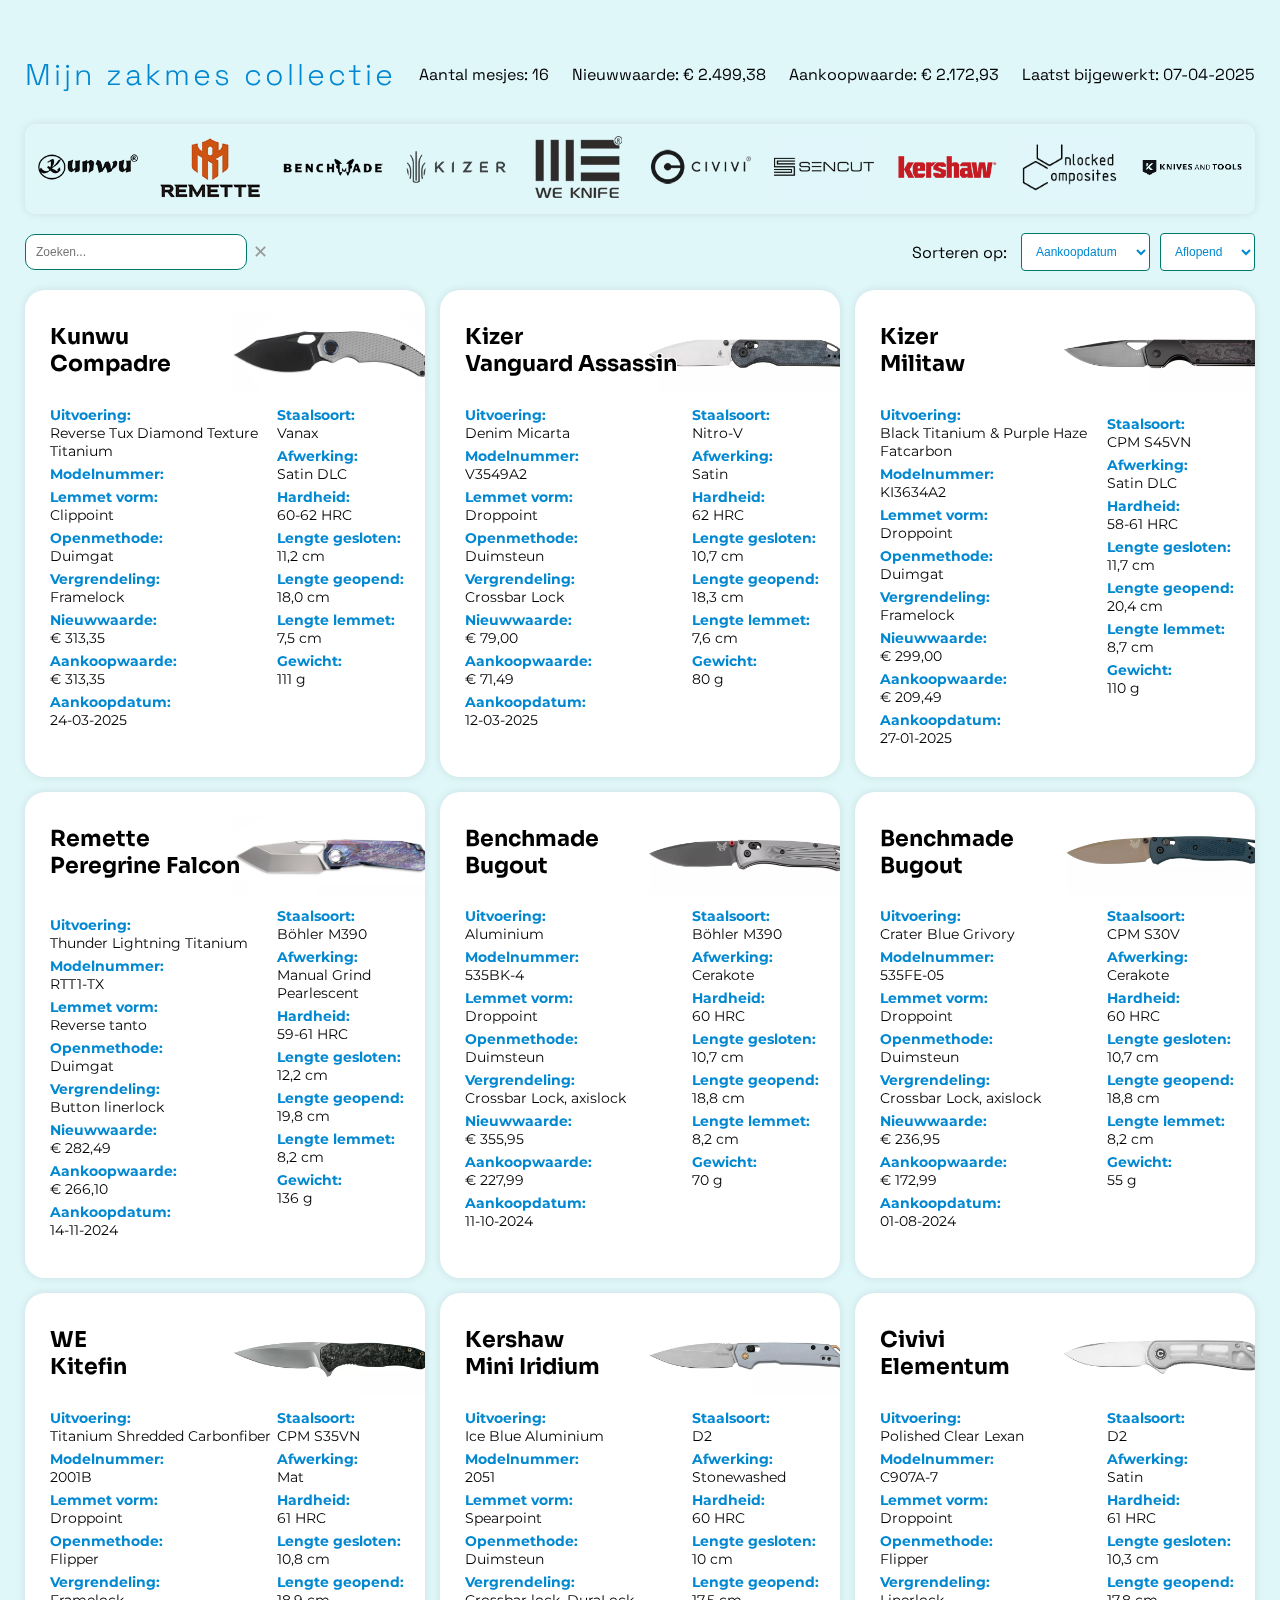
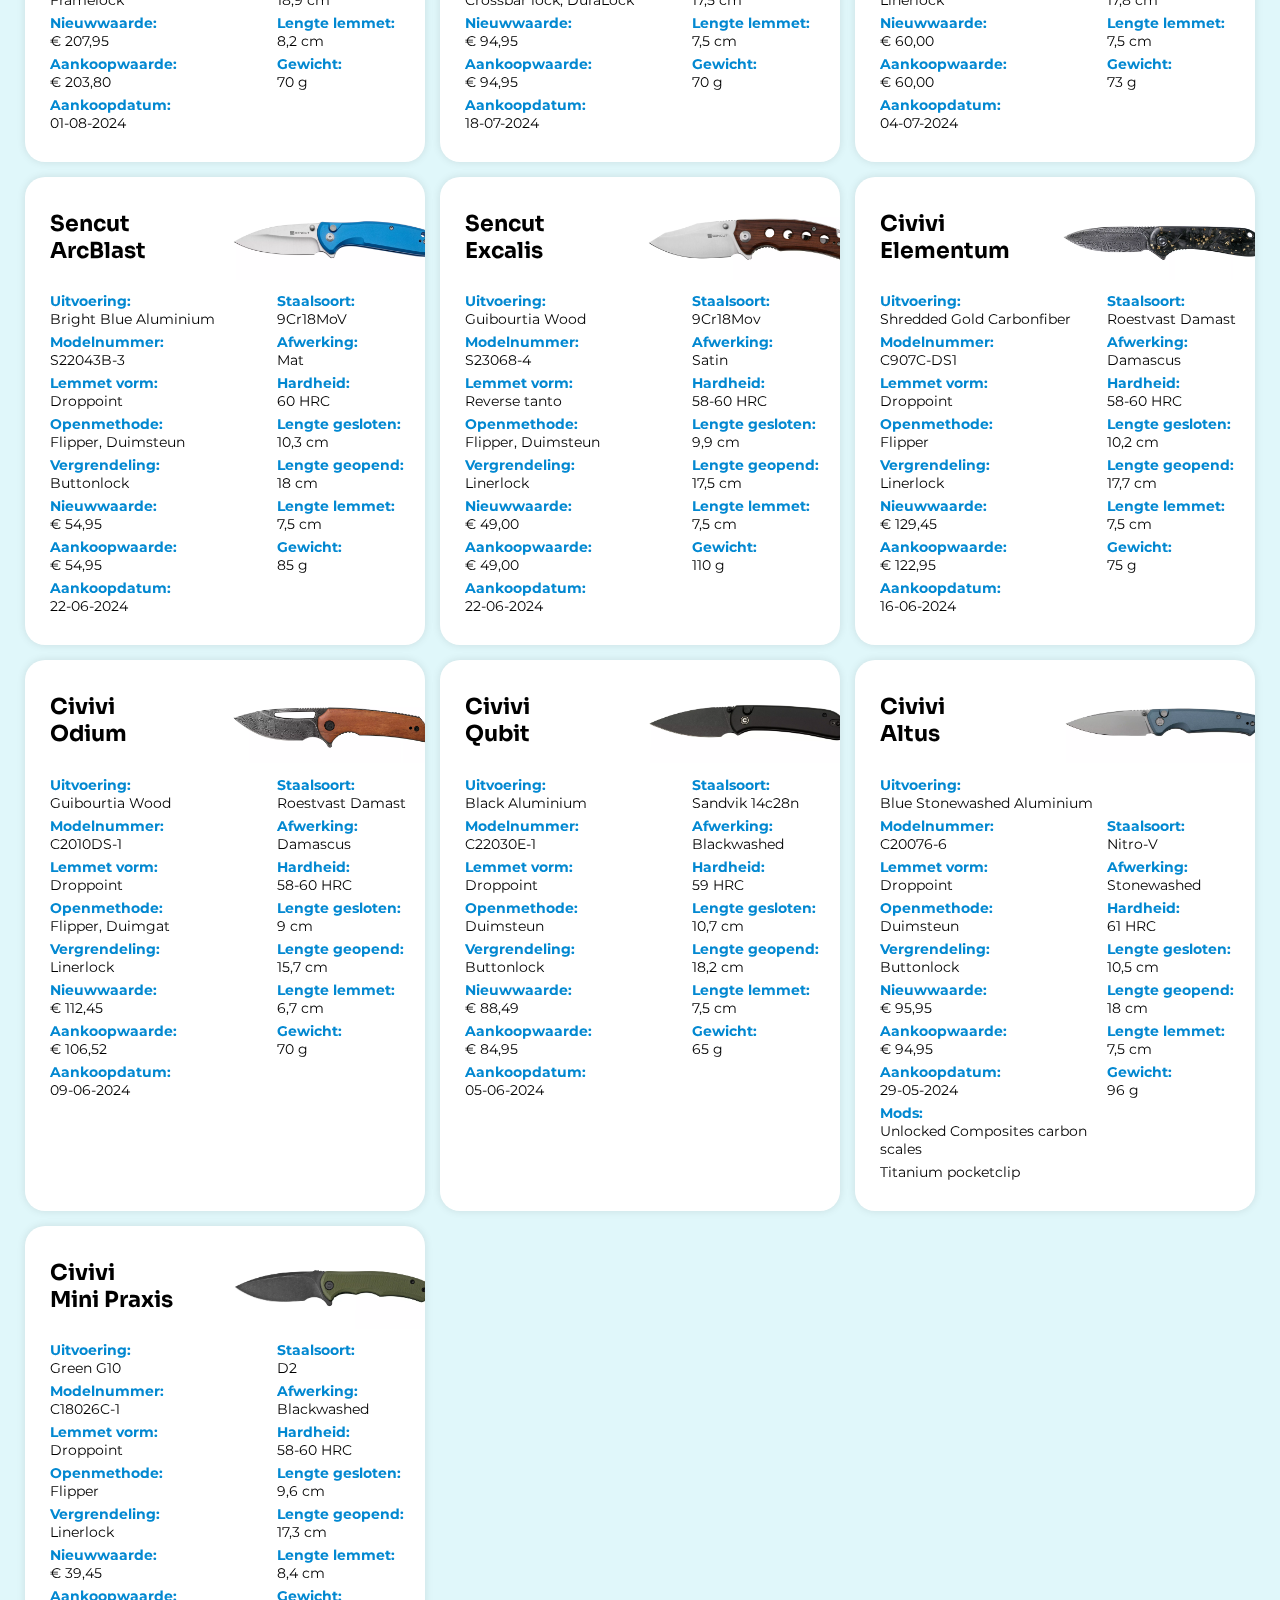
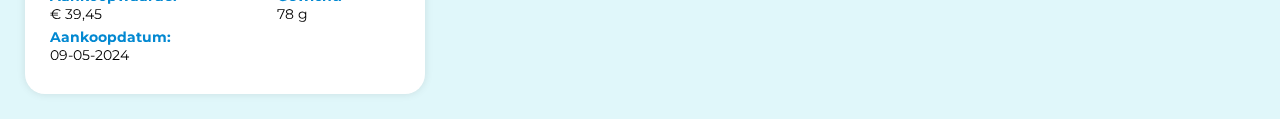
<file: index.html>
<!DOCTYPE html>
<html lang="nl">
<head>
    <meta charset="UTF-8">
    <meta name="viewport" content="width=device-width, initial-scale=1.0">
    <title>Mijn zakmes collectie</title>
    <link href="https://fonts.googleapis.com/css2?family=Montserrat:wght@400;700&family=Space+Grotesk:wght@400;700&family=Sora:wght@400;600&display=swap" rel="stylesheet">
    <link rel="stylesheet" type="text/css" href="styles.css">
    <script>
        async function loadKnives() {
            const response = await fetch('database.json');
            const text = await response.text();  // Verkrijg de inhoud als tekst
            const knives = JSON.parse(text);     // Parse de tekst als JSON
            const container = document.getElementById('knifeContainer');
            container.innerHTML = '';
            knives.forEach(knife => {
                const card = document.createElement('div');
                card.classList.add('card');
                card.innerHTML = `
                    <div class="card-content">
                        <div class="specs">
                            <div class="row">
                                <div class="topleft">
                                    <h2><span class="merk">${knife.merk}</span><br><span class="naam">${knife.naam}</span></h2>
                                </div>
                                <div class="topright">
                                    <a href="${knife.link}" class="link-image" target="_blank">
                                        <img src="${knife.afbeelding}" alt="${knife.naam}">
                                    </a>
                                </div>
                            </div>
                            <div class="row">
                                <div class="left">
                                    <div class="uitvoering"><strong>Uitvoering:</strong><br>${knife.uitvoering}</div>
                                    <div class="model"><strong>Modelnummer:</strong><br>${knife.model}</div>
                                    <div class="lemmetVorm"><strong>Lemmet vorm:</strong><br>${knife.lemmetVorm}</div>
                                    <div class="openmethode"><strong>Openmethode:</strong><br>${knife.openmethode}</div>
                                    <div class="vergrendeling"><strong>Vergrendeling:</strong><br>${knife.vergrendeling}</div>
                                    <div class="nieuwwaarde"><strong>Nieuwwaarde:</strong><br>€ ${knife.nieuwwaarde}</div>
                                    <div class="aankoopwaarde"><strong>Aankoopwaarde:</strong><br>€ ${knife.aankoopwaarde}</div>
                                    <div class="aankoopdatum"><strong>Aankoopdatum:</strong><br>${knife.aankoopdatum}</div>
                                    ${knife.mods ? `
                                        <div class="mods">
                                            <strong>Mods:</strong><br>
                                            <div>
                                                ${knife.mods.map(mod => `<div>${mod.link ? `<a href="${mod.link}" target="_blank">${mod.description}</a>` : mod.description}</div>`).join('')}
                                            </div>
                                        </div>` : ''}
                                </div>
                                <div class="right">
                                    <div class="staalsoort"><strong>Staalsoort:</strong><br>${knife.staalsoort}</div>
                                    <div class="afwerking"><strong>Afwerking:</strong><br>${knife.afwerking}</div>
                                    <div class="hardheid"><strong>Hardheid:</strong><br>${knife.hardheid} HRC</div>
                                    <div class="lengteGesloten"><strong>Lengte gesloten:</strong><br>${knife.lengteGesloten} cm</div>
                                    <div class="lengteGeopend"><strong>Lengte geopend:</strong><br>${knife.lengteGeopend} cm</div>
                                    <div class="lengteLemmet"><strong>Lengte lemmet:</strong><br>${knife.lengteLemmet} cm</div>
                                    <div class="gewicht"><strong>Gewicht:</strong><br>${knife.gewicht} g</div>
                                    <div class="empty-space"> <br> <br></div>
                                </div>
                            </div>
                        </div>
                    </div>
                `;
                container.appendChild(card);
            });
        }
        function searchKnives() {
            const query = document.getElementById('search').value.toLowerCase();
            const cards = document.querySelectorAll('.card');
            cards.forEach(card => {
                const content = card.textContent.toLowerCase();
                card.style.display = content.includes(query) ? 'block' : 'none';
            });
            updateSummary();
        }
        function clearSearch() {
            document.getElementById('search').value = '';
            searchKnives();
        }
        function sortKnives() {
            const sortBy = document.getElementById('sort').value;
            const sortOrder = document.getElementById('sortOrder').value;
            const container = document.getElementById('knifeContainer');
            const cards = Array.from(container.children);
            cards.sort((a, b) => {
                let aValue = a.querySelector(`.${sortBy}`).textContent.trim();
                let bValue = b.querySelector(`.${sortBy}`).textContent.trim();
                if (sortBy === 'aankoopdatum') {
                    // Controleer of de datum het juiste formaat heeft (dd-mm-jjjj)
                    aValue = aValue.match(/\d{2}-\d{2}-\d{4}/);
                    bValue = bValue.match(/\d{2}-\d{2}-\d{4}/);
                    if (aValue && bValue) {
                        aValue = new Date(aValue[0].split('-').reverse().join('-'));
                        bValue = new Date(bValue[0].split('-').reverse().join('-'));
                    } else {
                        aValue = new Date(0); // Foutieve datum krijgt een lage waarde
                        bValue = new Date(0);
                    }
                    return sortOrder === 'asc' ? aValue - bValue : bValue - aValue;
                } else {
                    return sortOrder === 'asc'
                        ? aValue.localeCompare(bValue, undefined, { numeric: true })
                        : bValue.localeCompare(aValue, undefined, { numeric: true });
                }
            });
            container.innerHTML = '';
            cards.forEach(card => container.appendChild(card));
            updateSummary();
        }
        function updateSummary() {
            const cards = document.querySelectorAll('.card');
            const totalKnives = cards.length;
            let totalValue = 0;
            let totalPurchaseValue = 0;
            cards.forEach(card => {
                const valueText = card.querySelector('.nieuwwaarde').textContent;
                const purchaseValueText = card.querySelector('.aankoopwaarde').textContent;
                const numericValue = parseFloat(valueText.replace(/[^\d,.-]/g, '').replace(',', '.'));
                const numericPurchaseValue = parseFloat(purchaseValueText.replace(/[^\d,.-]/g, '').replace(',', '.'));
                if (!isNaN(numericValue)) totalValue += numericValue;
                if (!isNaN(numericPurchaseValue)) totalPurchaseValue += numericPurchaseValue;
            });
            document.getElementById('totalKnives').textContent = `Aantal mesjes: ${totalKnives}`;
            document.getElementById('totalValue').textContent = `Nieuwwaarde: € ${totalValue.toLocaleString('nl-NL', { minimumFractionDigits: 2, maximumFractionDigits: 2 })}`;
            document.getElementById('totalPurchaseValue').textContent = `Aankoopwaarde: € ${totalPurchaseValue.toLocaleString('nl-NL', { minimumFractionDigits: 2, maximumFractionDigits: 2 })}`;
        }
        document.addEventListener('DOMContentLoaded', async () => {
            await loadKnives();
            document.getElementById('sort').value = 'aankoopdatum';
            document.getElementById('sortOrder').value = 'desc';
            sortKnives();
            updateSummary();
        });
    </script>
</head>
<body>
    <div class="header1"><h1>Mijn zakmes collectie</h1>
        <div id="totalKnives"></div>
        <div id="totalValue"></div>
        <div id="totalPurchaseValue"></div>
        <div>Laatst bijgewerkt: 07-04-2025</div>
    </div>
    <div class="brand-logos">
        <div class="logo-wrapper"><a href="https://kunwuknives.com" target="_blank"><img src="img/Kunwu-logo.webp" alt="Kunwu Knives" /></a></div>
        <div class="logo-wrapper"><a href="https://www.remetteknife.com" target="_blank"><img src="img/Remette-logo.webp" alt="Remette Knife" /></a></div>
        <div class="logo-wrapper"><a href="https://www.benchmade.com" target="_blank"><img src="img/Benchmade-logo.webp" alt="Benchmade" /></a></div>
        <div class="logo-wrapper"><a href="https://www.kizerknives.com" target="_blank"><img src="img/Kizer-logo.webp" alt="Kizer Knives" /></a></div>
        <div class="logo-wrapper"><a href="https://www.weknife.com" target="_blank"><img src="img/WE-logo.webp" alt="WE Knife" /></a></div>
        <div class="logo-wrapper"><a href="https://www.civivi.com" target="_blank"><img src="img/Civivi-logo.webp" alt="Civivi" /></a></div>
        <div class="logo-wrapper"><a href="https://www.sencut.com" target="_blank"><img src="img/Sencut-logo.webp" alt="Sencut" /></a></div>
        <div class="logo-wrapper"><a href="https://kershaw.kaiusa.com" target="_blank"><img src="img/Kershaw-logo.webp" alt="Kershaw" /></a></div>
        <div class="logo-wrapper"><a href="https://unlockedcomposites.com" target="_blank"><img src="img/UC-logo.webp" alt="Unlocked Composites" /></a></div>        
        <div class="logo-wrapper"><a href="https://knivesandtools.nl" target="_blank"><img src="img/KATO-logo.webp" alt="Knives and Tools" /></a></div>
    </div>
    <div class="search-sort-container">
        <div class="search-bar">
            <input type="text" id="search" onkeyup="searchKnives()" placeholder="Zoeken..."><button id="clear-btn" onclick="clearSearch()">✕</button>
        </div>
        <div class="sort-options">Sorteren op:&nbsp;
            <select id="sort" onchange="sortKnives()">
                <option value="aankoopdatum">Aankoopdatum</option>
                <option value="aankoopwaarde">Aankoopwaarde</option>
                <option value="afwerking">Afwerking</option>
                <option value="gewicht">Gewicht</option>
                <option value="hardheid">Hardheid</option>
                <option value="lemmetVorm">Lemmet vorm</option>
                <option value="lengteGesloten">Lengte gesloten</option>
                <option value="lengteGeopend">Lengte geopend</option>
                <option value="lengteLemmet">Lengte lemmet</option>
                <option value="merk">Merk</option>
                <option value="naam">Naam</option>
                <option value="nieuwwaarde">Nieuwwaarde</option>
                <option value="openmethode">Openmethode</option>
                <option value="staalsoort">Staalsoort</option>
                <option value="vergrendeling">Vergrendeling</option>
            </select>
            <select id="sortOrder" onchange="sortKnives()">
                <option value="asc">Oplopend</option>
                <option value="desc">Aflopend</option>
            </select>
        </div>
    </div>
    <div class="container" id="knifeContainer"></div>
</body>
</html>
</file>
<file: styles.css>
body {
    background-color: #e0f7fa;
    margin: 0;
    padding: 25px;
}
.container {
    display: grid;
    grid-template-columns: repeat(auto-fit, minmax(250px, 1fr));
    gap: 15px;
    width: 100%;
    box-sizing: border-box;
}
.card {
    background-color: #ffffff;
    box-shadow: 0 0 8px rgba(0, 0, 0, 0.1);
    border-radius: 20px;
    overflow: hidden;
    display: flex;
    flex-direction: column;
}
.card img {
    width: 200px !important;
    height: 80px !important;
    object-fit: scale-down;
    margin-top: 10px;
}
.card-content {
    padding: 15px;
    display: flex;
    flex-direction: column;
    flex-grow: 1;
    font-family: 'Montserrat', sans-serif;
    font-size: 14px;
}
.brand-logos {
    box-shadow: 0 0 8px rgba(0, 0, 0, 0.1);
    border-radius: 10px;
    display: flex;
    justify-content: space-evenly;
    align-items: center;
    flex-wrap: wrap;
    padding: 25px 0px 25px 0px; /* Top, Rechts, Onder, Links */
    gap: 10px;
}
.logo-wrapper {
    width: 100px;
    height: 40px;
    display: flex;
    align-items: center;
    justify-content: center;
    overflow: visible;
}
.logo-wrapper img {
    max-width: 100%;
    max-height: 100%;
    mix-blend-mode: multiply;
    transition: transform 0.3s ease;
}
.logo-wrapper img:hover {
    transform: scale(1.1);
}
.specs {
    display: flex;
    flex-direction: column;
}
.specs div {
    margin-bottom: 5px;
}
.row {
    display: flex;
    align-items: center;
}
.left, .topleft {
    width: 63%;
    margin-left: 10px;
}
.right {
    width: 37%;
}
.topright {
    width: 100px;
    height: 75px;
    display: flex;
    align-items: center;
    justify-content: center;
}
.search-sort-container, .header1 {
    display: flex;
    justify-content: space-between;
    align-items: center;
    font-family: 'Space Grotesk', sans-serif;
    padding: 10px 0px 10px 0px; 
}
.search-bar {
    padding: 10px 0px 10px 0px;
    display: flex;
    flex: 1;
}
.search-bar input {
    padding: 10px;
    border: 1px solid #00796b;
    border-radius: 10px;
    font-size: 12px;
    transition: all 0.4s ease;
/*     width: calc(400px - 120px); */
    width: 200px;
}
.sort-options {
    display: flex;
    align-items: center;
    gap: 10px;
    flex-shrink: 0;
}
.sort-options select {
    padding: 10px;
    border: 1px solid #00796b;
    border-radius: 4px;
    font-size: 12px;
    transition: all 0.4s ease;
    background-color: #ffffff;
    color: #0288d1;
}
.sort-options select:hover {
    border-color: #004d40;
    background-color: #e0f2f1;
}
.sort-options select:focus {
    outline: none;
    box-shadow: 0 0 5px rgba(0, 121, 107, 0.5);
}
h1 {
    color: #0288d1;
    text-align: center;
    font-size: 30px;
    letter-spacing: 3px;
    font-weight: 200; 
}
h2 {
    position: relative;
    z-index: 2;
    font-family: 'Sora', sans-serif;
    font-size: 22px;
    color: black;
    text-shadow:
        -1px -1px 0 white,
        1px -1px 0 white,
        -1px  1px 0 white,
        1px  1px 0 white;
}
a {
    text-decoration: none;
    color: inherit;
}
a:hover {
    color: #0288d1;
}
strong {
    color: #0288d1;
}
.link-image {
    position: relative;
    display: inline-block;
    cursor: pointer;
    transition: transform 0.4s ease;
    background-color: transparent;
    mix-blend-mode: multiply;
    transform-origin: right top;
}
.link-image:hover {
    transform: scale(1.9) translateY(-25px) translateX(0px);
}
button {
    background: transparent;
    border: none;
    font-size: 18px;
    cursor: pointer;
    color: #999;
    transition: color 0.4s ease;
}
button:hover {
    color: #333;
}
@media (min-width: 1680px) {
    .container {
        grid-template-columns: repeat(4, 1fr); /* Vier kaarten per rij op grote schermen */
    }
}
@media (min-width: 1280px) and (max-width: 1679px) {
    .container {
        grid-template-columns: repeat(3, 1fr); /* Drie kaarten per rij op middelgrote schermen */
    }
}
@media (min-width: 768px) and (max-width: 1279px) {
    .container {
        grid-template-columns: repeat(2, 1fr); /* Twee kaarten per rij op tablets */
    }
    .header1 {
        flex-direction: column; /* Zet de elementen onder elkaar op kleinere schermen */
        align-items: flex-start;
    }
    .brand-logos{
        padding: 10px 0px 10px 0px;
    }
    .logo-wrapper {
        width: 75px;
    }
}
@media (max-width: 767px) {
    .container {
        grid-template-columns: 1fr; /* Eén kaart per rij op mobiele apparaten */
    }
    .card-content {
        font-size: 12px; /* Verkleint de tekstgrootte van de header op mobiele apparaten */
    }
    h1 {
        font-size: 24px; /* Verkleint de tekstgrootte van de header op mobiele apparaten */
    }
    h2 {
        font-size: 18px; /* Verkleint de tekstgrootte van de header op mobiele apparaten */
    }
    .search-sort-container, .header1 {
        display: flex;
        flex-direction: column; /* Zet de elementen onder elkaar op kleinere schermen */
        align-items: stretch;
    }
    .sort-options {
        display: flex;
        justify-content: center; /* Centreert horizontaal */
        align-items: center;
    }
    .brand-logos{
        padding: 5px 0px 0px 0px;
    }
    .logo-wrapper {
        width: 50px;
    }
}
</file>
